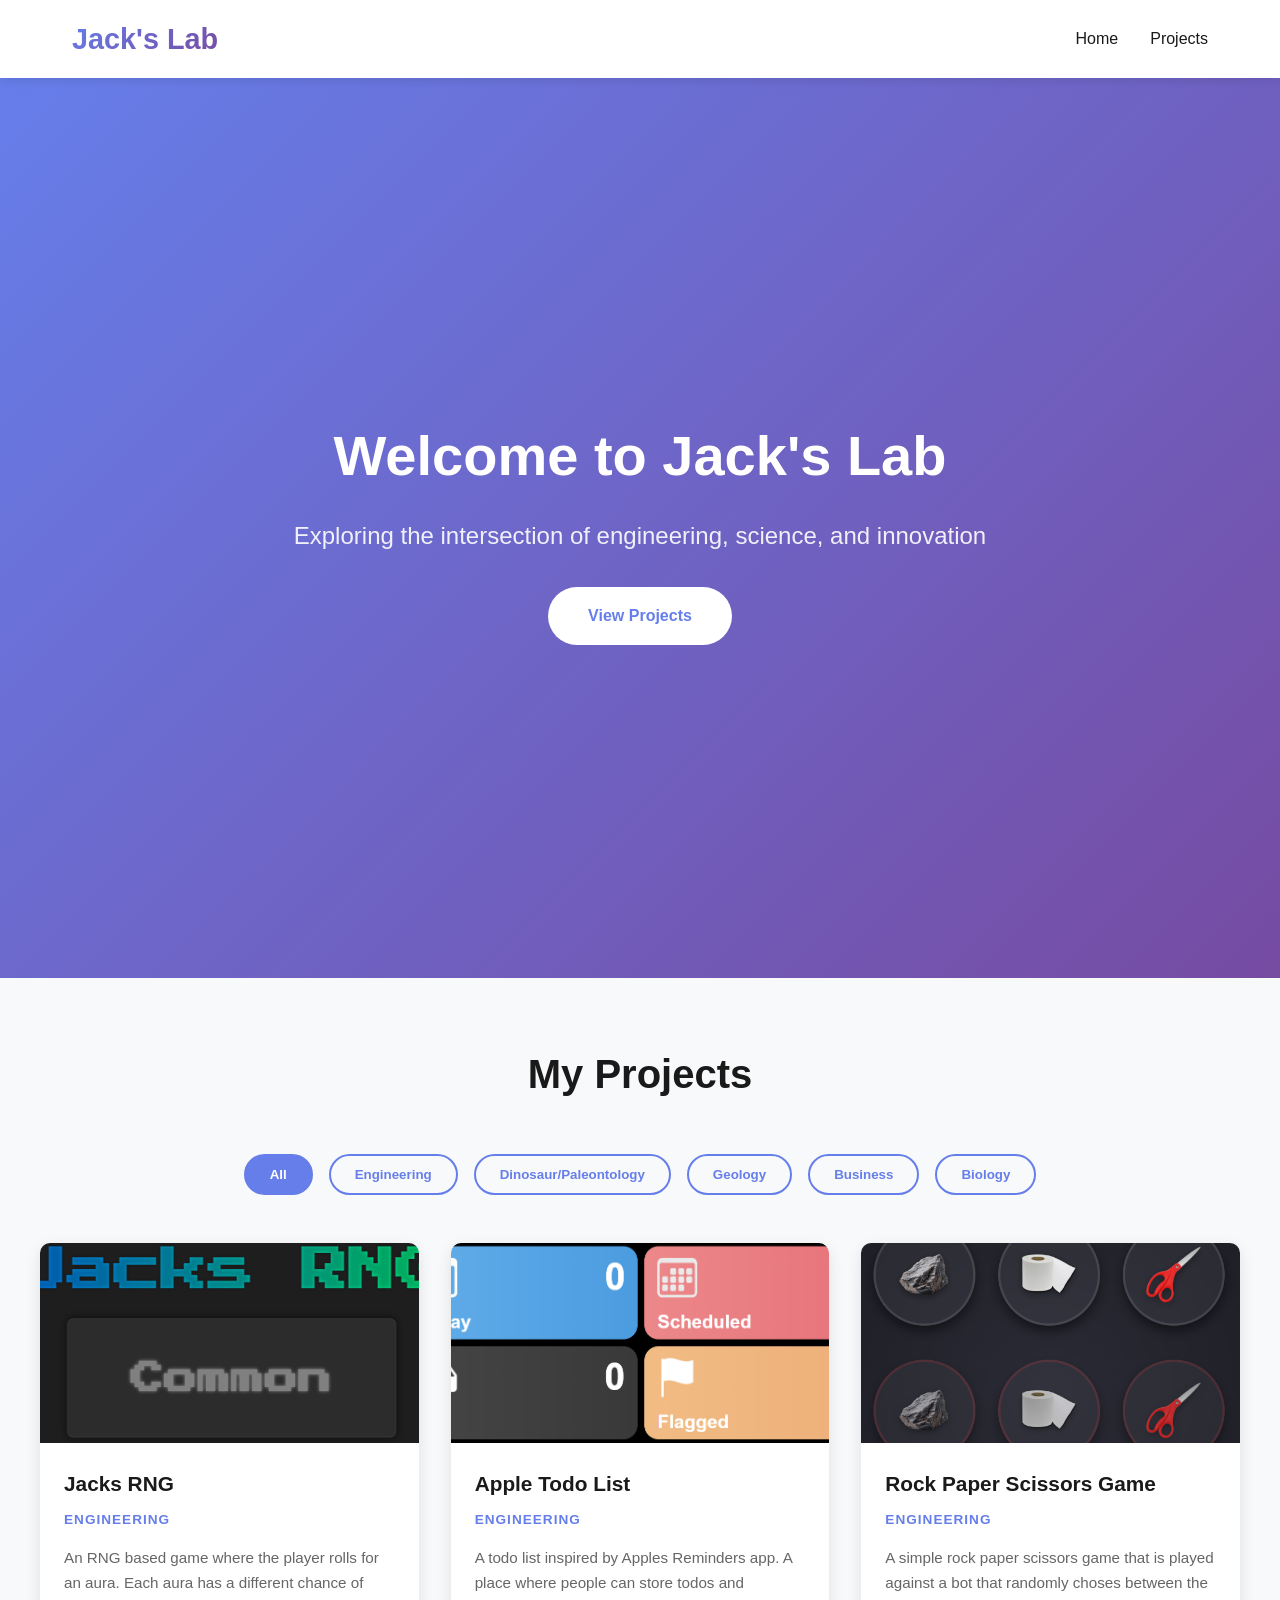
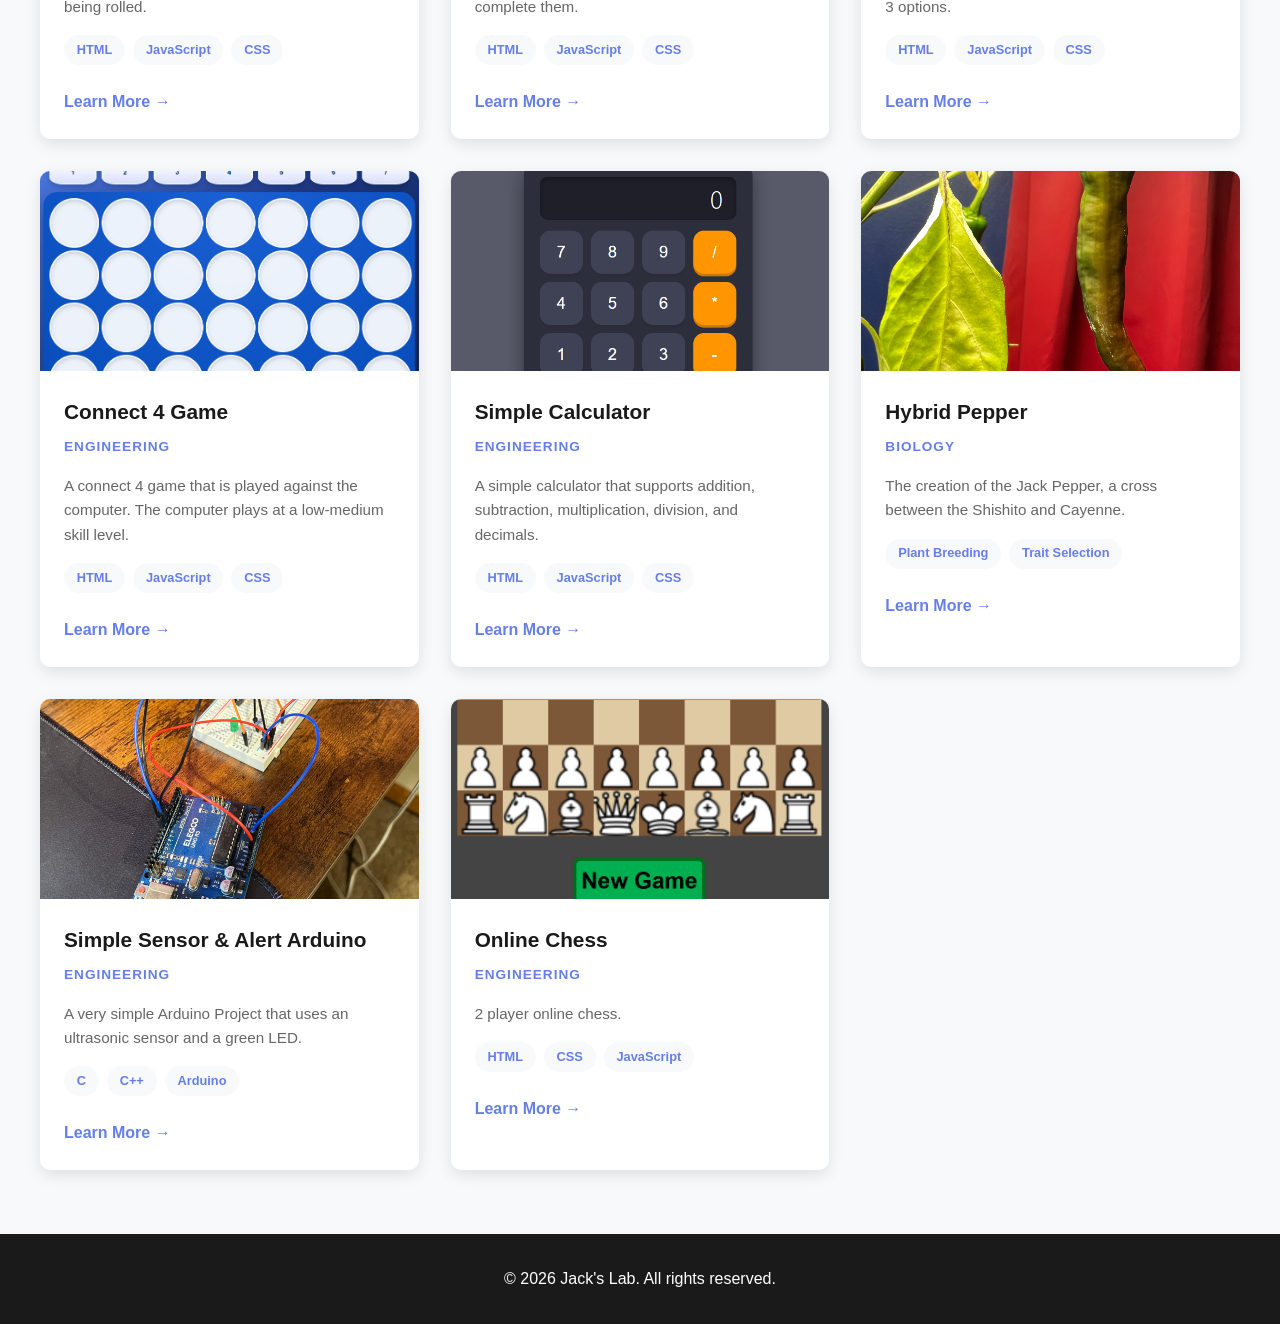
<file: index.html>
<!DOCTYPE html>
<html>
    <head>
        <meta charset="UTF-8">
        <meta name="viewport" content="width=device-width, initial-scale=1.0">
        <title>Jacks Lab - Home</title>
        <link rel="stylesheet" href="styles.css">
    </head>
    <body>
        <!-- Navigation -->
        <nav class="navbar">
            <div class="nav-container">
                <div class="logo">Jack's Lab</div>
                <div class="nav-menu">
                    <a href="#home" class="nav-link">Home</a>
                    <a href="#projects" class="nav-link">Projects</a>
                </div>
                <div class="hamburger" id="hamburger">
                    <span></span>
                    <span></span>
                    <span></span>
                </div>
            </div>
        </nav>

        <!-- Hero Section -->
        <section id="home" class="hero">
            <div class="hero-content">
                <h1>Welcome to Jack's Lab</h1>
                <p>Exploring the intersection of engineering, science, and innovation</p>
                <a href="#projects" class="cta-button">View Projects</a>
            </div>
        </section>

        <!-- Projects Section -->
        <section id="projects" class="projects">
            <div class="projects-container">
                <h2>My Projects</h2>
                
                <!-- Filter Buttons -->
                <div class="filter-buttons">
                    <button class="filter-btn active" data-filter="all">All</button>
                    <button class="filter-btn" data-filter="engineering">Engineering</button>
                    <button class="filter-btn" data-filter="dinosaur">Dinosaur/Paleontology</button>
                    <button class="filter-btn" data-filter="geology">Geology</button>
                    <button class="filter-btn" data-filter="business">Business</button>
                    <button class="filter-btn" data-filter="biology">Biology</button>
                </div>

                <!-- Projects Grid -->
                <div class="projects-grid js-projects-grid"></div>
            </div>
        </section>

        <!-- Footer -->
        <footer class="footer">
            <p>&copy; 2026 Jack's Lab. All rights reserved.</p>
        </footer>

        <script src="projects-data.js"></script>
        <script src="script.js"></script>
    </body>
</html>
</file>
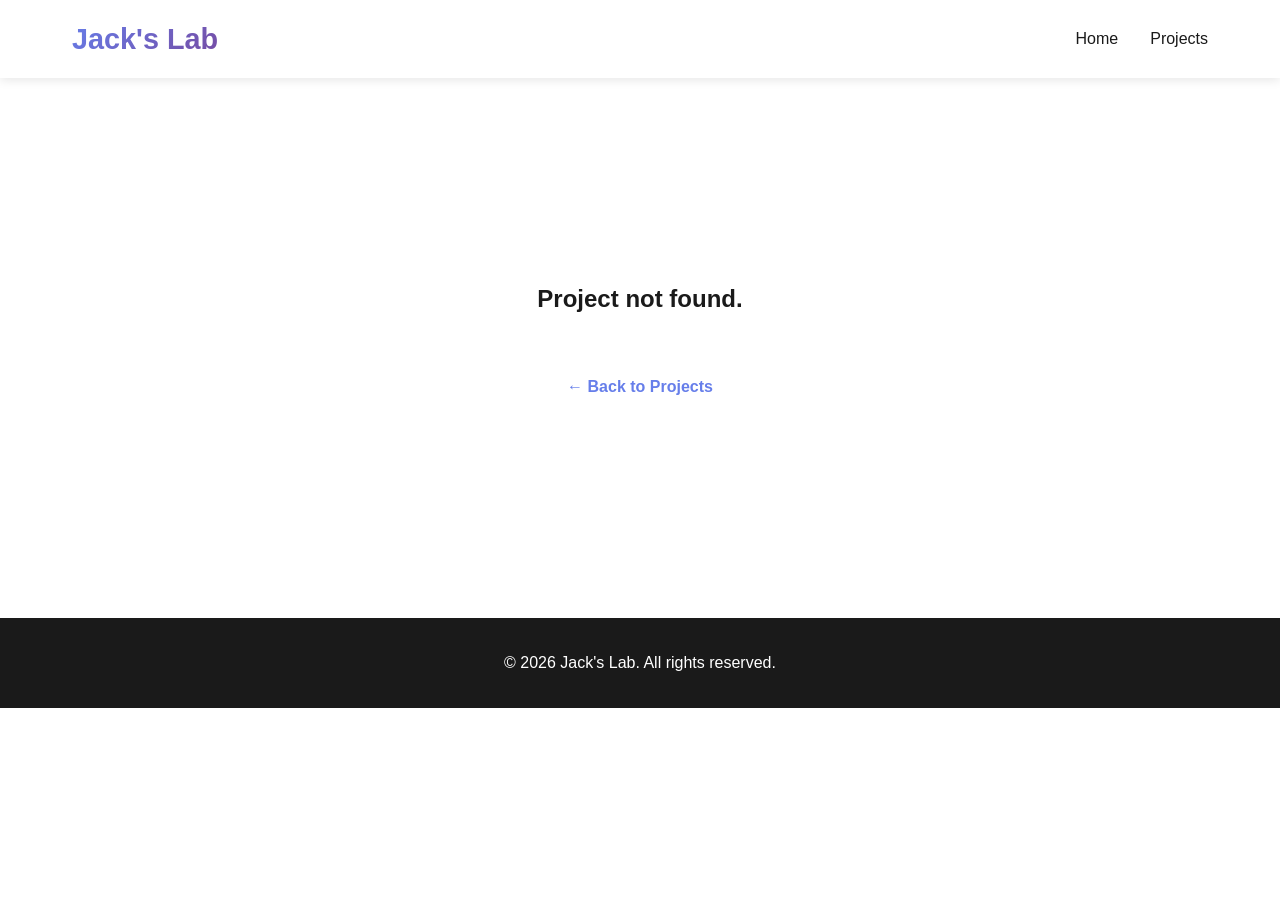
<file: project.html>
<!DOCTYPE html>
<html>
    <head>
        <meta charset="UTF-8">
        <meta name="viewport" content="width=device-width, initial-scale=1.0">
        <title>Project - Jack's Lab</title>
        <link rel="stylesheet" href="styles.css">
    </head>
    <body>

        <!-- Navigation -->
        <nav class="navbar">
            <div class="nav-container">
                <a href="index.html" class="logo" style="text-decoration:none;">Jack's Lab</a>
                <div class="nav-menu">
                    <a href="index.html" class="nav-link">Home</a>
                    <a href="index.html#projects" class="nav-link">Projects</a>
                </div>
                <div class="hamburger" id="hamburger">
                    <span></span>
                    <span></span>
                    <span></span>
                </div>
            </div>
        </nav>

        <!-- Project content injected by JS -->
        <div id="project-root"></div>

        <!-- Footer -->
        <footer class="footer">
            <p>&copy; 2026 Jack's Lab. All rights reserved.</p>
        </footer>

        <script src="projects-data.js"></script>
        <script>
            // ===== MOBILE MENU =====
            const hamburger = document.getElementById('hamburger');
            const navMenu   = document.querySelector('.nav-menu');
            if (hamburger) {
                hamburger.addEventListener('click', () => {
                    navMenu.style.display = navMenu.style.display === 'flex' ? 'none' : 'flex';
                });
            }
            document.addEventListener('click', (e) => {
                if (navMenu && navMenu.style.display === 'flex' && !e.target.closest('nav')) {
                    navMenu.style.display = 'none';
                }
            });

            // ===== RENDER PROJECT =====
            const urlParams = new URLSearchParams(window.location.search);
            const projectId = parseInt(urlParams.get('id'), 10);
            const project   = (typeof projects !== 'undefined') ? projects[projectId] : null;
            const root      = document.getElementById('project-root');

            if (!project) {
                root.innerHTML = `
                    <div class="proj-not-found">
                        <h2>Project not found.</h2>
                        <a href="index.html#projects" class="cta-button" style="margin-top:1.5rem;display:inline-block;">← Back to Projects</a>
                    </div>`;
            } else {
                document.title = `${project.title} - Jack's Lab`;

                const skillsHTML  = project.skills.map(s => `<span class="tag">${s}</span>`).join('');
                const detailsHTML = project.details.map(d => `
                    <div class="proj-detail-item">
                        <span class="proj-detail-label">${d.label}</span>
                        <span class="proj-detail-value">${d.value}</span>
                    </div>`).join('');

                const prevBtn = projectId > 0
                    ? `<a href="project.html?id=${projectId - 1}" class="proj-nav-btn">← Previous Project</a>`
                    : `<span></span>`;
                const nextBtn = projectId < projects.length - 1
                    ? `<a href="project.html?id=${projectId + 1}" class="proj-nav-btn">Next Project →</a>`
                    : `<span></span>`;

                root.innerHTML = `
                    <!-- Hero -->
                    <div class="proj-hero" style="background-image: url('${project.thumbnail}')">
                        <div class="proj-hero-overlay">
                            <div class="proj-hero-content">
                                <span class="proj-category-badge">${project.field}</span>
                                <h1>${project.title}</h1>
                                <p>${project.description}</p>
                            </div>
                        </div>
                    </div>

                    <!-- Body -->
                    <div class="proj-body">
                        <div class="proj-body-container">

                            <a href="index.html#projects" class="proj-back-btn">← Back to Projects</a>

                            <div class="proj-layout">

                                <!-- Main -->
                                <main class="proj-main">
                                    <img
                                        src="${project.thumbnail}"
                                        alt="${project.title}"
                                        class="proj-feature-img"
                                    >
                                    <div class="proj-about-card">
                                        <h2>About This Project</h2>
                                        <p>${project.longDescription}</p>
                                    </div>
                                </main>

                                <!-- Sidebar -->
                                <aside class="proj-sidebar">
                                    <div class="proj-info-card">
                                        <h3>Project Info</h3>
                                        <div class="proj-details-list">${detailsHTML}</div>
                                    </div>
                                    <div class="proj-info-card">
                                        <h3>Skills &amp; Tools</h3>
                                        <div class="project-tags" style="margin-top:0.25rem;">${skillsHTML}</div>
                                    </div>
                                    ${project.github ? `
                                    <div class="proj-info-card">
                                        <h3>Repository</h3>
                                        <a href="${project.github}" target="_blank" rel="noopener noreferrer" class="github-link-btn">
                                            <svg xmlns="http://www.w3.org/2000/svg" viewBox="0 0 24 24" fill="currentColor" aria-hidden="true">
                                                <path d="M12 0C5.37 0 0 5.37 0 12c0 5.3 3.438 9.8 8.205 11.385.6.113.82-.258.82-.577 0-.285-.01-1.04-.015-2.04-3.338.724-4.042-1.61-4.042-1.61-.546-1.385-1.335-1.755-1.335-1.755-1.087-.744.084-.729.084-.729 1.205.084 1.838 1.236 1.838 1.236 1.07 1.835 2.809 1.305 3.495.998.108-.776.417-1.305.76-1.605-2.665-.3-5.466-1.332-5.466-5.93 0-1.31.465-2.38 1.235-3.22-.135-.303-.54-1.523.105-3.176 0 0 1.005-.322 3.3 1.23A11.52 11.52 0 0 1 12 5.803c1.02.005 2.047.138 3.006.404 2.29-1.552 3.297-1.23 3.297-1.23.645 1.653.24 2.873.12 3.176.765.84 1.23 1.91 1.23 3.22 0 4.61-2.805 5.625-5.475 5.92.42.36.81 1.096.81 2.22 0 1.606-.015 2.896-.015 3.286 0 .315.21.69.825.57C20.565 21.795 24 17.295 24 12c0-6.63-5.37-12-12-12z"/>
                                            </svg>
                                            View on GitHub
                                        </a>
                                    </div>` : ''}
                                    ${project.projectLink ? `
                                    <div class="proj-info-card">
                                        <h3>Link To Project</h3>
                                        <a href="${project.projectLink}" target="_blank" rel="noopener noreferrer" class="project-link-btn">
                                            <svg xmlns="http://www.w3.org/2000/svg" viewBox="0 0 24 24" fill="none" stroke="currentColor" stroke-width="2" stroke-linecap="round" stroke-linejoin="round" aria-hidden="true">
                                                <path d="M18 13v6a2 2 0 0 1-2 2H5a2 2 0 0 1-2-2V8a2 2 0 0 1 2-2h6"/>
                                                <polyline points="15 3 21 3 21 9"/>
                                                <line x1="10" y1="14" x2="21" y2="3"/>
                                            </svg>
                                            Visit Project
                                        </a>
                                    </div>` : ''}
                                </aside>

                            </div><!-- /.proj-layout -->

                            <!-- Prev / Next -->
                            <div class="proj-pagination">
                                ${prevBtn}
                                ${nextBtn}
                            </div>

                        </div><!-- /.proj-body-container -->
                    </div><!-- /.proj-body -->
                `;
            }
        </script>
    </body>
</html>
</file>
<file: styles.css>
/* ===== VARIABLES & RESET ===== */
:root {
    --primary-color: #667eea;
    --secondary-color: #764ba2;
    --text-dark: #1a1a1a;
    --text-light: #666;
    --bg-light: #f8f9fa;
    --bg-white: #ffffff;
    --border-color: #e0e0e0;
    --accent: #ff6b6b;
}

* {
    margin: 0;
    padding: 0;
    box-sizing: border-box;
}

html {
    scroll-behavior: smooth;
}

body {
    font-family: 'Segoe UI', Tahoma, Geneva, Verdana, sans-serif;
    line-height: 1.6;
    color: var(--text-dark);
    background-color: var(--bg-white);
}

/* ===== NAVBAR ===== */
.navbar {
    background: var(--bg-white);
    box-shadow: 0 2px 10px rgba(0, 0, 0, 0.1);
    position: sticky;
    top: 0;
    z-index: 100;
}

.nav-container {
    max-width: 1200px;
    margin: 0 auto;
    padding: 1rem 2rem;
    display: flex;
    justify-content: space-between;
    align-items: center;
}

.logo {
    font-size: 1.8rem;
    font-weight: bold;
    background: linear-gradient(135deg, var(--primary-color), var(--secondary-color));
    -webkit-background-clip: text;
    -webkit-text-fill-color: transparent;
    background-clip: text;
}

.nav-menu {
    display: flex;
    gap: 2rem;
}

.nav-link {
    text-decoration: none;
    color: var(--text-dark);
    font-weight: 500;
    transition: color 0.3s ease;
}

.nav-link:hover {
    color: var(--primary-color);
}

.hamburger {
    display: none;
    flex-direction: column;
    cursor: pointer;
}

.hamburger span {
    width: 25px;
    height: 3px;
    background: var(--text-dark);
    margin: 5px 0;
    transition: 0.3s;
    border-radius: 3px;
}

/* ===== HERO SECTION ===== */
.hero {
    min-height: 100vh;
    display: flex;
    align-items: center;
    justify-content: center;
    background: linear-gradient(135deg, var(--primary-color), var(--secondary-color));
    color: white;
    text-align: center;
    padding: 2rem;
}

.hero-content h1 {
    font-size: 3.5rem;
    margin-bottom: 1rem;
    animation: fadeInUp 0.8s ease;
}

.hero-content p {
    font-size: 1.5rem;
    margin-bottom: 2rem;
    opacity: 0.9;
    animation: fadeInUp 0.8s ease 0.2s backwards;
}

.cta-button {
    display: inline-block;
    padding: 1rem 2.5rem;
    background: white;
    color: var(--primary-color);
    text-decoration: none;
    border-radius: 50px;
    font-weight: bold;
    transition: transform 0.3s ease, box-shadow 0.3s ease;
    animation: fadeInUp 0.8s ease 0.4s backwards;
}

.cta-button:hover {
    transform: translateY(-3px);
    box-shadow: 0 10px 25px rgba(0, 0, 0, 0.2);
}

@keyframes fadeInUp {
    from {
        opacity: 0;
        transform: translateY(30px);
    }
    to {
        opacity: 1;
        transform: translateY(0);
    }
}

/* ===== PROJECTS SECTION ===== */
.projects {
    padding: 4rem 2rem;
    background: var(--bg-light);
}

.projects-container {
    max-width: 1200px;
    margin: 0 auto;
}

.projects-container h2 {
    text-align: center;
    font-size: 2.5rem;
    margin-bottom: 3rem;
    color: var(--text-dark);
}

/* Filter Buttons */
.filter-buttons {
    display: flex;
    justify-content: center;
    gap: 1rem;
    margin-bottom: 3rem;
    flex-wrap: wrap;
}

.filter-btn {
    padding: 0.7rem 1.5rem;
    border: 2px solid var(--primary-color);
    background: transparent;
    color: var(--primary-color);
    border-radius: 50px;
    cursor: pointer;
    font-weight: 600;
    transition: all 0.3s ease;
}

.filter-btn:hover,
.filter-btn.active {
    background: var(--primary-color);
    color: white;
}

/* Projects Grid */
.projects-grid {
    display: grid;
    grid-template-columns: repeat(auto-fill, minmax(320px, 1fr));
    gap: 2rem;
}

.project-card {
    background: var(--bg-white);
    border-radius: 10px;
    overflow: hidden;
    box-shadow: 0 5px 15px rgba(0, 0, 0, 0.1);
    transition: transform 0.3s ease, box-shadow 0.3s ease;
    opacity: 1;
    transition: opacity 0.3s ease;
}

.project-card.hidden {
    display: none;
}

.project-card:hover {
    transform: translateY(-10px);
    box-shadow: 0 15px 30px rgba(0, 0, 0, 0.15);
}

.project-image {
    width: 100%;
    height: 200px;
    display: block;
    object-fit: cover;
    object-position: center;
}

.project-content {
    padding: 1.5rem;
}

.project-content h3 {
    font-size: 1.3rem;
    margin-bottom: 0.5rem;
    color: var(--text-dark);
}

.project-category {
    color: var(--primary-color);
    font-weight: 600;
    font-size: 0.85rem;
    margin-bottom: 1rem;
    text-transform: uppercase;
    letter-spacing: 1px;
}

.project-description {
    color: var(--text-light);
    font-size: 0.95rem;
    margin-bottom: 1rem;
    line-height: 1.6;
}

.project-tags {
    display: flex;
    gap: 0.5rem;
    margin-bottom: 1.5rem;
    flex-wrap: wrap;
}

.tag {
    background: var(--bg-light);
    color: var(--primary-color);
    padding: 0.3rem 0.8rem;
    border-radius: 20px;
    font-size: 0.8rem;
    font-weight: 600;
}

.project-link {
    color: var(--primary-color);
    text-decoration: none;
    font-weight: bold;
    transition: color 0.3s ease;
}

.project-link:hover {
    color: var(--secondary-color);
}

/* ===== FOOTER ===== */
.footer {
    background: var(--text-dark);
    color: white;
    text-align: center;
    padding: 2rem;
}

/* ===== RESPONSIVE DESIGN ===== */
@media (max-width: 768px) {
    .nav-menu {
        display: none;
    }

    .hamburger {
        display: flex;
    }

    .hero-content h1 {
        font-size: 2rem;
    }

    .hero-content p {
        font-size: 1rem;
    }

    .projects-container h2 {
        font-size: 2rem;
    }

    .projects-grid {
        grid-template-columns: 1fr;
    }

    .filter-buttons {
        gap: 0.5rem;
    }

    .filter-btn {
        padding: 0.6rem 1rem;
        font-size: 0.9rem;
    }
}

@media (max-width: 480px) {
    .logo {
        font-size: 1.3rem;
    }

    .hero-content h1 {
        font-size: 1.5rem;
    }

    .projects-container h2 {
        font-size: 1.5rem;
    }

    .project-card {
        margin: 0;
    }
}

/* =============================================
   PROJECT DETAIL PAGE
   ============================================= */

/* Not-found state */
.proj-not-found {
    display: flex;
    flex-direction: column;
    align-items: center;
    justify-content: center;
    min-height: 60vh;
    text-align: center;
    padding: 2rem;
    gap: 1rem;
}

/* ---- Hero ---- */
.proj-hero {
    position: relative;
    height: 62vh;
    min-height: 380px;
    background-size: cover;
    background-position: center;
    overflow: hidden;
}

.proj-hero-overlay {
    position: absolute;
    inset: 0;
    background: linear-gradient(
        135deg,
        rgba(102, 126, 234, 0.88) 0%,
        rgba(118, 75, 162, 0.88) 100%
    );
    display: flex;
    align-items: flex-end;
    justify-content: flex-start;
    padding: 3.5rem 4rem;
}

.proj-hero-content {
    color: white;
    max-width: 680px;
    animation: fadeInUp 0.8s ease;
}

.proj-category-badge {
    display: inline-block;
    background: rgba(255, 255, 255, 0.18);
    border: 1.5px solid rgba(255, 255, 255, 0.5);
    color: white;
    padding: 0.35rem 1.1rem;
    border-radius: 50px;
    font-size: 0.78rem;
    font-weight: 700;
    text-transform: uppercase;
    letter-spacing: 2px;
    margin-bottom: 1rem;
}

.proj-hero-content h1 {
    font-size: 3rem;
    font-weight: 800;
    line-height: 1.15;
    margin-bottom: 0.75rem;
    text-shadow: 0 2px 12px rgba(0, 0, 0, 0.15);
}

.proj-hero-content > p {
    font-size: 1.15rem;
    opacity: 0.9;
    line-height: 1.6;
}

/* ---- Body layout ---- */
.proj-body {
    padding: 3rem 2rem 5rem;
    background: var(--bg-light);
}

.proj-body-container {
    max-width: 1200px;
    margin: 0 auto;
}

/* Back button */
.proj-back-btn {
    display: inline-flex;
    align-items: center;
    gap: 0.4rem;
    color: var(--primary-color);
    text-decoration: none;
    font-weight: 600;
    font-size: 0.9rem;
    margin-bottom: 2.5rem;
    padding: 0.55rem 1.2rem;
    border: 2px solid var(--primary-color);
    border-radius: 50px;
    transition: background 0.25s ease, color 0.25s ease;
}

.proj-back-btn:hover {
    background: var(--primary-color);
    color: white;
}

/* Two-column grid */
.proj-layout {
    display: grid;
    grid-template-columns: 1fr 300px;
    gap: 2rem;
    margin-bottom: 3rem;
    align-items: start;
}

/* ---- Main column ---- */
.proj-main {
    display: flex;
    flex-direction: column;
    gap: 1.75rem;
}

.proj-feature-img {
    width: 100%;
    border-radius: 14px;
    box-shadow: 0 12px 35px rgba(0, 0, 0, 0.13);
    max-height: 440px;
    object-fit: cover;
    object-position: center;
    display: block;
}

.proj-about-card {
    background: var(--bg-white);
    border-radius: 14px;
    padding: 2rem 2.25rem;
    box-shadow: 0 4px 18px rgba(0, 0, 0, 0.07);
}

.proj-about-card h2 {
    font-size: 1.45rem;
    font-weight: 700;
    color: var(--text-dark);
    margin-bottom: 1.25rem;
    padding-bottom: 0.75rem;
    position: relative;
}

.proj-about-card h2::after {
    content: '';
    position: absolute;
    bottom: 0;
    left: 0;
    width: 44px;
    height: 3px;
    background: linear-gradient(135deg, var(--primary-color), var(--secondary-color));
    border-radius: 2px;
}

.proj-about-card p {
    color: var(--text-light);
    line-height: 1.85;
    font-size: 0.98rem;
}

/* ---- Sidebar ---- */
.proj-sidebar {
    display: flex;
    flex-direction: column;
    gap: 1.25rem;
}

.proj-info-card {
    background: var(--bg-white);
    border-radius: 14px;
    padding: 1.5rem 1.75rem;
    box-shadow: 0 4px 18px rgba(0, 0, 0, 0.07);
}

.proj-info-card h3 {
    font-size: 0.75rem;
    font-weight: 700;
    text-transform: uppercase;
    letter-spacing: 1.8px;
    color: var(--text-light);
    margin-bottom: 1.1rem;
    padding-bottom: 0.6rem;
    border-bottom: 1.5px solid var(--border-color);
}

.proj-details-list {
    display: flex;
    flex-direction: column;
    gap: 0.7rem;
}

.proj-detail-item {
    display: flex;
    justify-content: space-between;
    align-items: baseline;
    gap: 1rem;
    font-size: 0.9rem;
}

.proj-detail-label {
    color: var(--text-light);
    font-weight: 500;
    white-space: nowrap;
}

.proj-detail-value {
    color: var(--text-dark);
    font-weight: 600;
    text-align: right;
}

/* ---- Prev / Next navigation ---- */
.proj-pagination {
    display: flex;
    justify-content: space-between;
    align-items: center;
    padding-top: 2rem;
    border-top: 1.5px solid var(--border-color);
}

.proj-nav-btn {
    display: inline-block;
    padding: 0.75rem 1.75rem;
    background: var(--bg-white);
    color: var(--primary-color);
    text-decoration: none;
    border-radius: 50px;
    font-weight: 600;
    font-size: 0.9rem;
    border: 2px solid var(--primary-color);
    box-shadow: 0 3px 10px rgba(0, 0, 0, 0.07);
    transition: background 0.25s ease, color 0.25s ease, transform 0.25s ease, box-shadow 0.25s ease;
}

.proj-nav-btn:hover {
    background: var(--primary-color);
    color: white;
    transform: translateY(-2px);
    box-shadow: 0 8px 22px rgba(102, 126, 234, 0.28);
}

/* GitHub repo link */
.github-link-btn {
    display: flex;
    align-items: center;
    gap: 0.6rem;
    margin-top: 0.25rem;
    padding: 0.65rem 1rem;
    background: var(--text-dark);
    color: white;
    text-decoration: none;
    border-radius: 8px;
    font-weight: 600;
    font-size: 0.9rem;
    transition: background 0.25s ease, transform 0.25s ease;
}

.github-link-btn:hover {
    background: #333;
    transform: translateY(-2px);
}

.github-link-btn svg {
    width: 18px;
    height: 18px;
    flex-shrink: 0;
}

/* Project link button */
.project-link-btn {
    display: flex;
    align-items: center;
    gap: 0.6rem;
    margin-top: 0.25rem;
    padding: 0.65rem 1rem;
    background: linear-gradient(135deg, var(--primary-color), var(--secondary-color));
    color: white;
    text-decoration: none;
    border-radius: 8px;
    font-weight: 600;
    font-size: 0.9rem;
    transition: opacity 0.25s ease, transform 0.25s ease;
}

.project-link-btn:hover {
    opacity: 0.88;
    transform: translateY(-2px);
}

.project-link-btn svg {
    width: 17px;
    height: 17px;
    flex-shrink: 0;
}

/* ---- Responsive ---- */
@media (max-width: 960px) {
    .proj-layout {
        grid-template-columns: 1fr;
    }

    .proj-sidebar {
        flex-direction: row;
        flex-wrap: wrap;
    }

    .proj-info-card {
        flex: 1;
        min-width: 220px;
    }
}

@media (max-width: 768px) {
    .proj-hero {
        height: 52vh;
        min-height: 300px;
    }

    .proj-hero-overlay {
        padding: 2rem;
        align-items: center;
        justify-content: center;
    }

    .proj-hero-content {
        text-align: center;
    }

    .proj-hero-content h1 {
        font-size: 2rem;
    }

    .proj-hero-content > p {
        font-size: 1rem;
    }

    .proj-sidebar {
        flex-direction: column;
    }
}

@media (max-width: 480px) {
    .proj-hero-content h1 {
        font-size: 1.6rem;
    }

    .proj-about-card {
        padding: 1.5rem;
    }

    .proj-pagination {
        flex-direction: column;
        gap: 1rem;
    }

    .proj-nav-btn {
        width: 100%;
        text-align: center;
    }
}
</file>
